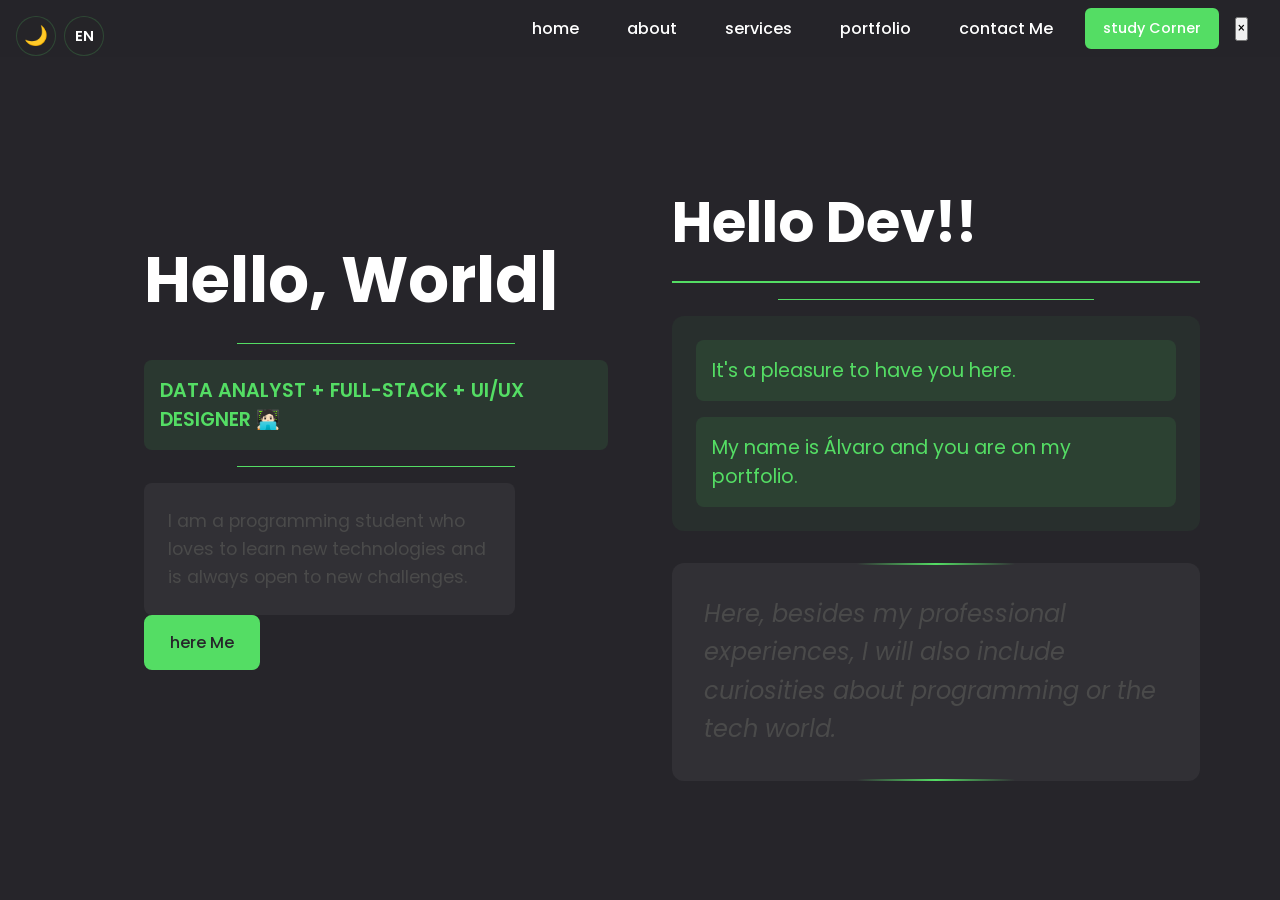
<file: index.html>
<!DOCTYPE html>
<html lang="pt-br">
<head>
    <meta charset="UTF-8">
    <meta name="viewport" content="width=device-width, initial-scale=1.0">
    <title>Portfólio - Álvaro</title>

    <link rel="icon" type="icon" href="./src/img/logo.png">
    
    <link rel="preconnect" href="https://fonts.googleapis.com">
    <link rel="preconnect" href="https://fonts.gstatic.com" crossorigin>
    <link href="https://fonts.googleapis.com/css2?family=Poppins:wght@400;500;600;700&display=swap" rel="stylesheet">
    
    <link rel="stylesheet" href="./src/styles/colors.css">
    <link rel="stylesheet" href="./src/styles/style.css">
    <link rel="stylesheet" href="./src/styles/menu.css">
    <link rel="stylesheet" href="src/styles/buttons.css">
</head>
<body>
    <!-- O menu será inserido aqui automaticamente -->
    <main>
        <section class="hero">
            <div class="hero-content">
                <h1 class="typing-text notranslate"></h1>
                <div class="content-divider"></div>
                <p class="role" data-translate="role">DATA ANALYST + FULL-STACK + UI/UX DESIGNER 🧑🏻‍💻</p>
                <div class="content-divider"></div>
                <p class="description" data-translate="description">
                    I am a programming student<br>
                    who loves to learn new technologies<br>
                    and is always open to new challenges.
                </p>
                <a href="./contact.html" class="cta-button" data-translate="hire-me">here Me</a>
            </div>
        </section>

        <section class="about-me">
            <div class="about-content">
                <h2 data-translate="hello-dev">Hello Dev!!</h2>
                <div class="content-divider"></div>
                <div class="text-container">
                    <p class="welcome-text" data-translate="welcome">It's a pleasure to have you here.</p>
                    <p class="portfolio-text" data-translate="portfolio-intro">My name is Álvaro and you are on my portfolio.</p>
                </div>
                <p class="quote" data-translate="portfolio-quote">"Here, besides my professional experiences,<br>
                I will also include curiosities about<br>
                programming or the tech world."</p>
            </div>
        </section>
    </main>

    <script src="./src/js/typing.js"></script>
    <script src="./src/js/includeMenu.js"></script>
    <script src="./src/js/translations/indexTranslations.js"></script>
</body>
</html>
</file>
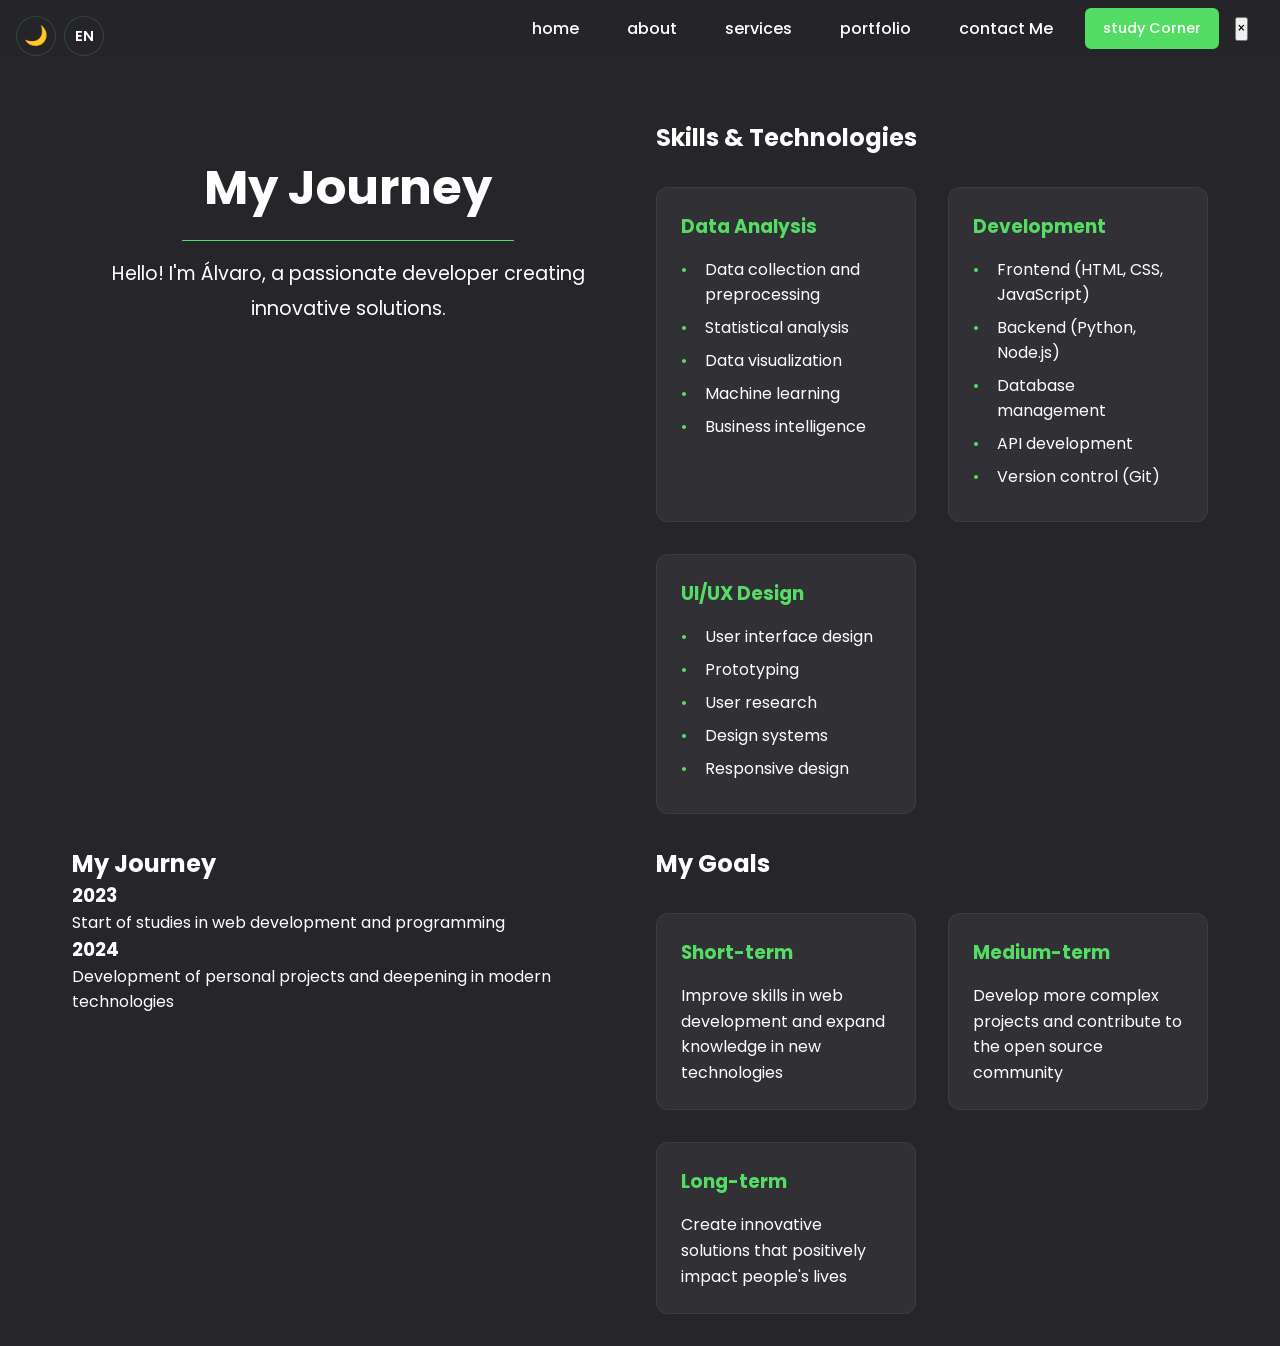
<file: about.html>
<!DOCTYPE html>
<html lang="pt-br">
<head>
    <meta charset="UTF-8">
    <meta name="viewport" content="width=device-width, initial-scale=1.0">
    <title>My Journey - Álvaro</title>

    <link rel="icon" type="icon" href="./src/img/logo.png">
    
    <link rel="preconnect" href="https://fonts.googleapis.com">
    <link rel="preconnect" href="https://fonts.gstatic.com" crossorigin>
    <link href="https://fonts.googleapis.com/css2?family=Poppins:wght@400;500;600;700&display=swap" rel="stylesheet">
    
    <link rel="stylesheet" href="./src/styles/colors.css">
    <link rel="stylesheet" href="./src/styles/style.css">
    <link rel="stylesheet" href="./src/styles/about.css">
    <link rel="stylesheet" href="./src/styles/menu.css">
    <link rel="stylesheet" href="src/styles/buttons.css">
</head>
<body>
    <!-- O menu será inserido aqui automaticamente -->
    <main class="about-main">
        <!-- Seção Introdução -->
        <section class="about-section intro">
            <h1 data-translate="journey-title">My Journey</h1>
            <div class="content-divider"></div>
            <p class="intro-text" data-translate="journey-intro">
                Hello! I'm Álvaro, a passionate developer creating innovative solutions.

                My programming journey began with curiosity about how things work,
                and today it has become a constant pursuit of learning and improvement.

            </p>
        </section>

        <!-- Seção Habilidades -->
        <section class="skills-section">
            <h2 data-translate="skills-title">Skills & Technologies</h2>
            <div class="skills-grid">
                <!-- Data Analysis Skills -->
                <div class="skill-card">
                    <h3 data-translate="data-skills-title">Data Analysis</h3>
                    <ul>
                        <li data-translate="data-skill-1">Data collection and preprocessing</li>
                        <li data-translate="data-skill-2">Statistical analysis</li>
                        <li data-translate="data-skill-3">Data visualization</li>
                        <li data-translate="data-skill-4">Machine learning</li>
                        <li data-translate="data-skill-5">Business intelligence</li>
                    </ul>
                </div>

                <!-- Development Skills -->
                <div class="skill-card">
                    <h3 data-translate="dev-skills-title">Development</h3>
                    <ul>
                        <li data-translate="dev-skill-1">Frontend (HTML, CSS, JavaScript)</li>
                        <li data-translate="dev-skill-2">Backend (Python, Node.js)</li>
                        <li data-translate="dev-skill-3">Database management</li>
                        <li data-translate="dev-skill-4">API development</li>
                        <li data-translate="dev-skill-5">Version control (Git)</li>
                    </ul>
                </div>

                <!-- Design Skills -->
                <div class="skill-card">
                    <h3 data-translate="design-skills-title">UI/UX Design</h3>
                    <ul>
                        <li data-translate="design-skill-1">User interface design</li>
                        <li data-translate="design-skill-2">Prototyping</li>
                        <li data-translate="design-skill-3">User research</li>
                        <li data-translate="design-skill-4">Design systems</li>
                        <li data-translate="design-skill-5">Responsive design</li>
                    </ul>
                </div>
            </div>
        </section>

        <!-- Seção Timeline -->
        <section class="timeline-section">
            <h2 data-translate="journey-title">My Journey</h2>
            <div class="timeline">
                <div class="timeline-item">
                    <h3 data-translate="timeline-2023">2023</h3>
                    <p data-translate="timeline-2023-desc">Start of studies in web development and programming</p>
                </div>
                <div class="timeline-item">
                    <h3 data-translate="timeline-2024">2024</h3>
                    <p data-translate="timeline-2024-desc">Development of personal projects and deepening in modern technologies</p>
                </div>
            </div>
        </section>

        <!-- Seção Objetivos -->
        <section class="goals-section">
            <h2 data-translate="goals-title">My Goals</h2>
            <div class="goals-grid">
                <div class="goal-card">
                    <h3 data-translate="short-term-title">Short-term</h3>
                    <p data-translate="short-term-desc">Improve skills in web development and expand knowledge in new technologies</p>
                </div>
                <div class="goal-card">
                    <h3 data-translate="medium-term-title">Medium-term</h3>
                    <p data-translate="medium-term-desc">Develop more complex projects and contribute to the open source community</p>
                </div>
                <div class="goal-card">
                    <h3 data-translate="long-term-title">Long-term</h3>
                    <p data-translate="long-term-desc">Create innovative solutions that positively impact people's lives</p>
                </div>
            </div>
        </section>
    </main>

    <script src="./src/js/includeMenu.js"></script>
    <script src="./src/js/translations/aboutTranslations.js"></script>
</body>
</html>
</file>
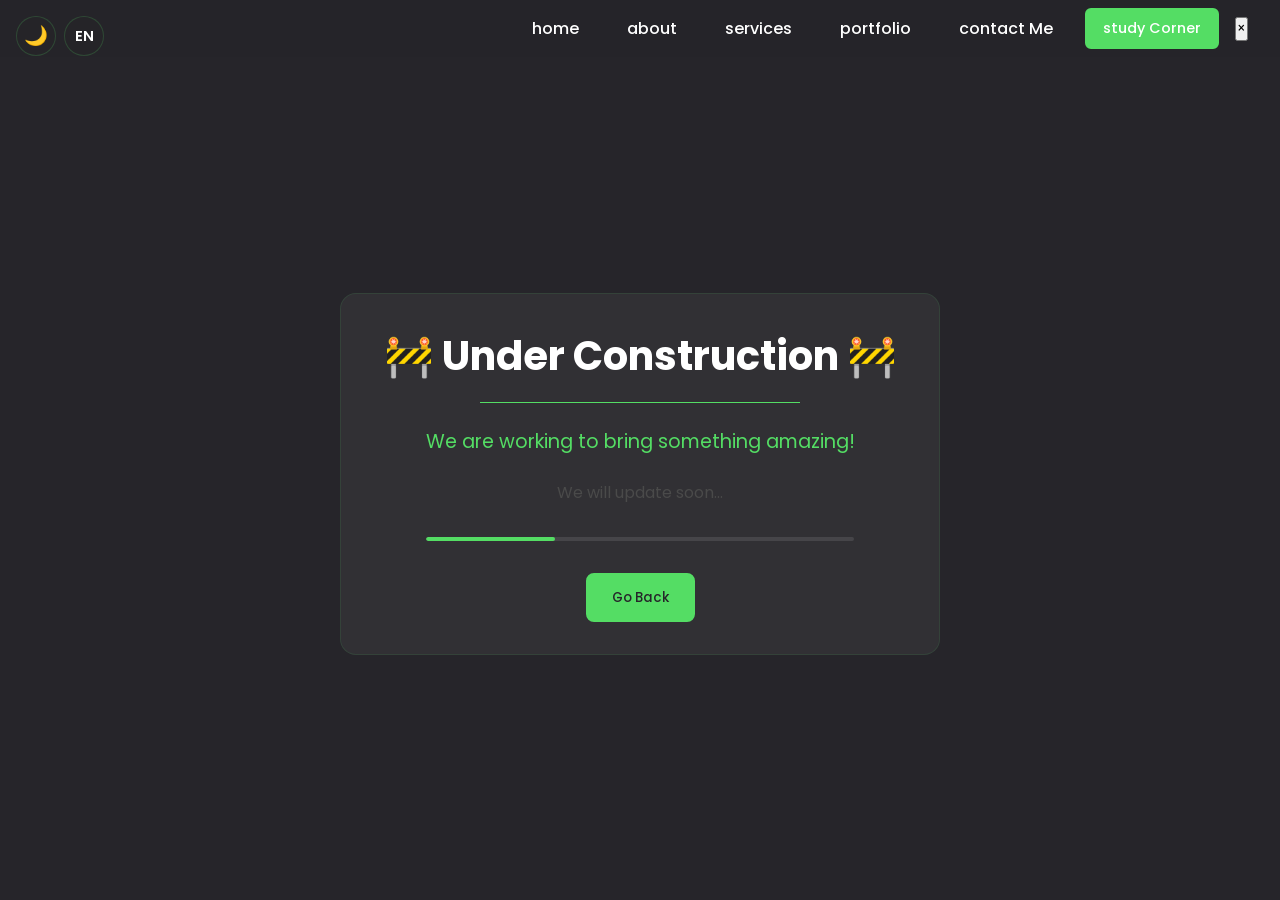
<file: construction.html>
<!DOCTYPE html>
<html lang="pt-br">
<head>
    <meta charset="UTF-8">
    <meta name="viewport" content="width=device-width, initial-scale=1.0">
    <title>Em Construção - Álvaro</title>

    <link rel="icon" type="icon" href="./src/img/logo.png">
    
    <link rel="preconnect" href="https://fonts.googleapis.com">
    <link rel="preconnect" href="https://fonts.gstatic.com" crossorigin>
    <link href="https://fonts.googleapis.com/css2?family=Poppins:wght@400;500;600;700&display=swap" rel="stylesheet">
    
    <link rel="stylesheet" href="./src/styles/colors.css">
    <link rel="stylesheet" href="./src/styles/style.css">
    <link rel="stylesheet" href="./src/styles/construction.css">
    <link rel="stylesheet" href="./src/styles/menu.css">
    <link rel="stylesheet" href="src/styles/buttons.css">
</head>
<body>
    <!-- O menu será inserido aqui automaticamente -->
    <main class="construction-main">
        <div class="construction-content">
            <h1 data-translate="construction-title">🚧 Under Construction 🚧</h1>
            <div class="content-divider"></div>
            <p class="construction-message" data-translate="construction-message">We are working to bring something amazing!</p>
            <p class="construction-subtitle" data-translate="construction-subtitle">We will update soon...</p>
            <div class="loading-bar">
                <div class="loading-progress"></div>
            </div>
            <button onclick="history.back()" class="back-home" data-translate="back-home">Go Back</button>
        </div>
    </main>


    <script src="./src/js/includeMenu.js"></script>
    <script src="./src/js/translations/constructionTranslations.js"></script>
</body>
</html>
</file>
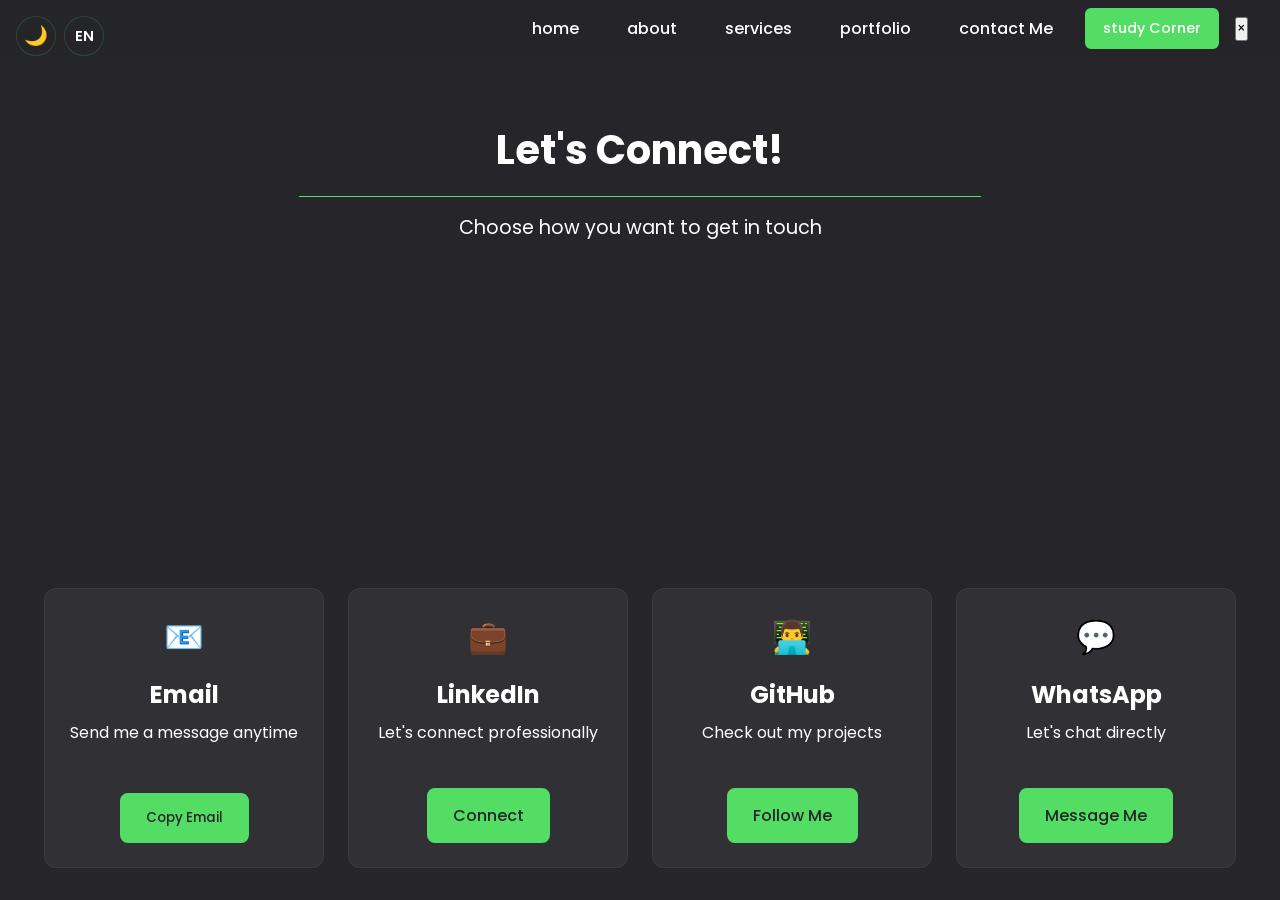
<file: contact.html>
<!DOCTYPE html>
<html lang="pt-br">
<head>
    <meta charset="UTF-8">
    <meta name="viewport" content="width=device-width, initial-scale=1.0">
    <title>Contact - Álvaro</title>

    <link rel="icon" type="icon" href="./src/img/logo.png">
    
    <link rel="preconnect" href="https://fonts.googleapis.com">
    <link rel="preconnect" href="https://fonts.gstatic.com" crossorigin>
    <link href="https://fonts.googleapis.com/css2?family=Poppins:wght@400;500;600;700&display=swap" rel="stylesheet">
    
    <link rel="stylesheet" href="./src/styles/colors.css">
    <link rel="stylesheet" href="./src/styles/style.css">
    <link rel="stylesheet" href="./src/styles/contact.css">
    <link rel="stylesheet" href="./src/styles/menu.css">
    <link rel="stylesheet" href="src/styles/buttons.css">
</head>
<body>
    <main class="contact-main">
        <section class="contact-hero">
            <h1 data-translate="contact-title">Let's Connect!</h1>
            <div class="content-divider"></div>
            <p class="contact-subtitle" data-translate="contact-subtitle">Choose how you want to get in touch</p>
        </section>

        <section class="contact-options">
            <div class="contact-card">
                <span class="card-emoji">📧</span>
                <h2>Email</h2>
                <p data-translate="email-desc">Send me a message anytime</p>
                <button onclick="copyEmail()" class="contact-button email-button" data-translate="email-button">Email Me</button>
            </div>

            <div class="contact-card">
                <span class="card-emoji">💼</span>
                <h2>LinkedIn</h2>
                <p data-translate="linkedin-desc">Let's connect professionally</p>
                <a href="https://www.linkedin.com/in/by-dev-sam/" target="_blank" class="contact-button" data-translate="linkedin-button">Connect</a>
            </div>

            <div class="contact-card">
                <span class="card-emoji">👨‍💻</span>
                <h2>GitHub</h2>
                <p data-translate="github-desc">Check out my projects</p>
                <a href="https://github.com/proAlvaroSam" target="_blank" class="contact-button" data-translate="github-button">Follow Me</a>
            </div>

            <div class="contact-card">
                <span class="card-emoji">💬</span>
                <h2>WhatsApp</h2>
                <p data-translate="whatsapp-desc">Let's chat directly</p>
                <a href="https://wa.me/5582998358859" target="_blank" class="contact-button" data-translate="whatsapp-button">Message Me</a>
            </div>
        </section>
    </main>

    <script src="./src/js/includeMenu.js"></script>
    <script src="./src/js/translations/contactTranslations.js"></script>
    <script src="./src/js/copyEmail.js"></script>
</body>
</html>
</file>
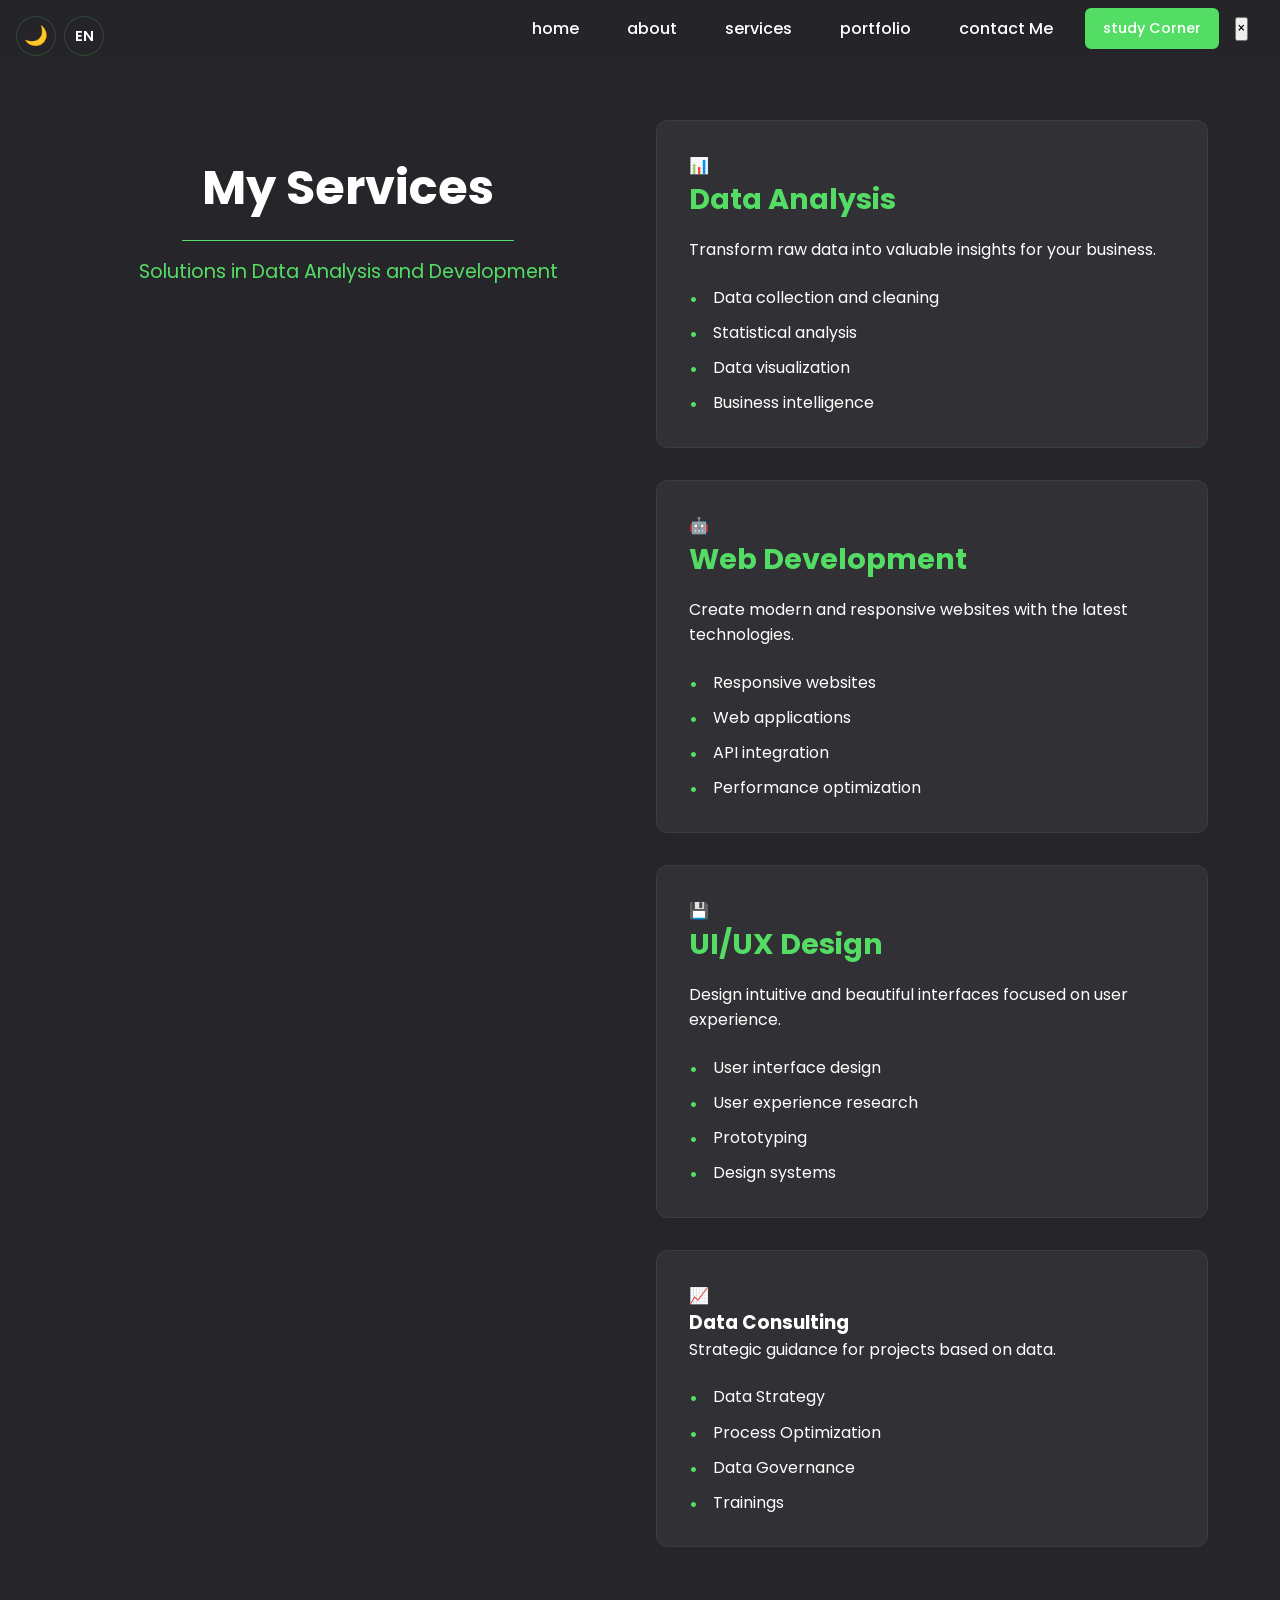
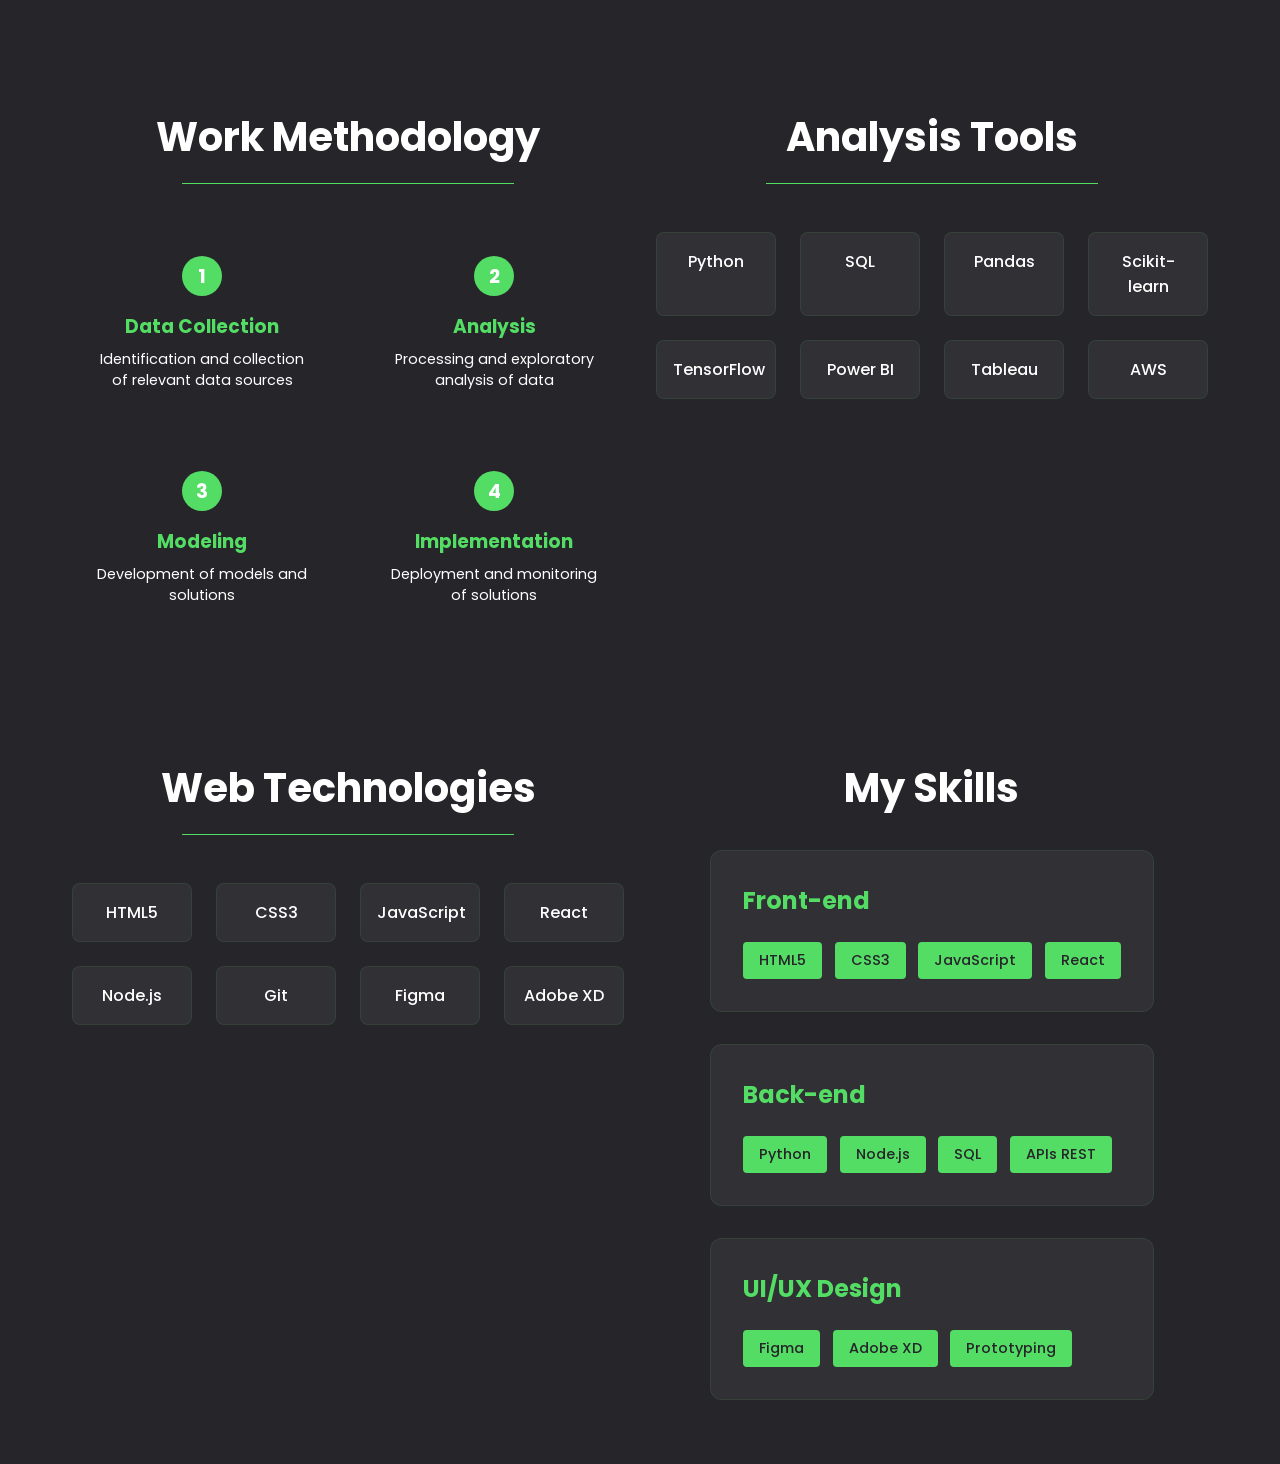
<file: services.html>
<!DOCTYPE html>
<html lang="pt-br">
<head>
    <meta charset="UTF-8">
    <meta name="viewport" content="width=device-width, initial-scale=1.0">
    <title>My Services - Álvaro</title>

    <link rel="icon" type="icon" href="./src/img/logo.png">

    <link rel="preconnect" href="https://fonts.googleapis.com">
    <link rel="preconnect" href="https://fonts.gstatic.com" crossorigin>
    <link href="https://fonts.googleapis.com/css2?family=Poppins:wght@400;500;600;700&display=swap" rel="stylesheet">
    
    <link rel="stylesheet" href="./src/styles/colors.css">
    <link rel="stylesheet" href="./src/styles/style.css">
    <link rel="stylesheet" href="./src/styles/menu.css">
    <link rel="stylesheet" href="./src/styles/services.css">
    <link rel="stylesheet" href="src/styles/buttons.css">
</head>
<body>
    <!-- O menu será inserido aqui automaticamente -->

    <main class="services-main">
        <section class="services-hero">
            <h1 data-translate="services-title">My Services</h1>
            <div class="content-divider"></div>
            <p class="services-subtitle" data-translate="services-subtitle">Solutions in Data Analysis and Development</p>
        </section>


        <section class="services-grid">
            <div class="service-card">
                <div class="service-icon">📊</div>
                <h2 data-translate="analysis-title">Data Analysis</h2>
                <p data-translate="analysis-desc">Transform raw data into valuable insights for your business.</p>
                <ul>
                    <li data-translate="analysis-list-1">Data collection and cleaning</li>
                    <li data-translate="analysis-list-2">Statistical analysis</li>
                    <li data-translate="analysis-list-3">Data visualization</li>
                    <li data-translate="analysis-list-4">Business intelligence</li>
                </ul>

            </div>

            <div class="service-card">
                <div class="service-icon">🤖</div>
                <h2 data-translate="dev-title">Web Development</h2>
                <p data-translate="dev-desc">Create modern and responsive websites with the latest technologies.</p>
                <ul>
                    <li data-translate="dev-list-1">Responsive websites</li>
                    <li data-translate="dev-list-2">Web applications</li>
                    <li data-translate="dev-list-3">API integration</li>
                    <li data-translate="dev-list-4">Performance optimization</li>
                </ul>
            </div>


            <div class="service-card">
                <div class="service-icon">💾</div>
                <h2 data-translate="design-title">UI/UX Design</h2>
                <p data-translate="design-desc">Design intuitive and beautiful interfaces focused on user experience.</p>
                <ul>
                    <li data-translate="design-list-1">User interface design</li>
                    <li data-translate="design-list-2">User experience research</li>
                    <li data-translate="design-list-3">Prototyping</li>
                    <li data-translate="design-list-4">Design systems</li>
                </ul>
            </div>


            <div class="service-card">
                <div class="service-icon">📈</div>
                <h3>Data Consulting</h3>
                <p>Strategic guidance for projects based on data.</p>
                <ul class="service-features">
                    <li>Data Strategy</li>
                    <li>Process Optimization</li>
                    <li>Data Governance</li>
                    <li>Trainings</li>
                </ul>
            </div>

        </section>

        <section class="process-section">
            <h2 data-translate="methodology-title">Work Methodology</h2>
            <div class="content-divider"></div>
            <div class="process-steps">
                <div class="process-step">
                    <div class="step-number">1</div>
                    <h3 data-translate="data-collection">Data Collection</h3>
                    <p data-translate="data-collection-desc">Identification and collection of relevant data sources</p>
                </div>
                <div class="process-step">
                    <div class="step-number">2</div>
                    <h3 data-translate="analysis">Analysis</h3>
                    <p data-translate="analysis-process">Processing and exploratory analysis of data</p>
                </div>
                <div class="process-step">
                    <div class="step-number">3</div>
                    <h3 data-translate="modeling">Modeling</h3>
                    <p data-translate="modeling-desc">Development of models and solutions</p>

                </div>
                <div class="process-step">
                    <div class="step-number">4</div>
                    <h3 data-translate="implementation">Implementation</h3>
                    <p data-translate="implementation-desc">Deployment and monitoring of solutions</p>
                </div>
            </div>

        </section>

        <section class="tools-section">
            <h2 data-translate="tools-title">Analysis Tools</h2>
            <div class="content-divider"></div>
            <div class="tools-grid">

                <div class="tool-card">Python</div>
                <div class="tool-card">SQL</div>
                <div class="tool-card">Pandas</div>
                <div class="tool-card">Scikit-learn</div>
                <div class="tool-card">TensorFlow</div>
                <div class="tool-card">Power BI</div>
                <div class="tool-card">Tableau</div>
                <div class="tool-card">AWS</div>
            </div>
        </section>

        <section class="tools-section dev-tools">
            <h2>Web Technologies</h2>
            <div class="content-divider"></div>
            <div class="tools-grid">

                <div class="tool-card">HTML5</div>
                <div class="tool-card">CSS3</div>
                <div class="tool-card">JavaScript</div>
                <div class="tool-card">React</div>
                <div class="tool-card">Node.js</div>
                <div class="tool-card">Git</div>
                <div class="tool-card">Figma</div>
                <div class="tool-card">Adobe XD</div>
            </div>
        </section>

        <section class="skills-section">
            <h2>My Skills</h2>
            <div class="skills-grid">
                <div class="skills-card">
                    <h3>Front-end</h3>
                    <div class="skills-tags">
                        <span class="skill-tag">HTML5</span>
                        <span class="skill-tag">CSS3</span>
                        <span class="skill-tag">JavaScript</span>
                        <span class="skill-tag">React</span>
                    </div>
                </div>

                <div class="skills-card">
                    <h3>Back-end</h3>
                    <div class="skills-tags">
                        <span class="skill-tag">Python</span>
                        <span class="skill-tag">Node.js</span>
                        <span class="skill-tag">SQL</span>
                        <span class="skill-tag">APIs REST</span>
                    </div>
                </div>

                <div class="skills-card">
                    <h3>UI/UX Design</h3>
                    <div class="skills-tags">
                        <span class="skill-tag">Figma</span>
                        <span class="skill-tag">Adobe XD</span>
                        <span class="skill-tag">Prototyping</span>
                    </div>
                </div>
            </div>
        </section>
    </main>

    <script src="./src/js/includeMenu.js"></script>
    <script src="./src/js/translations/servicesTranslations.js"></script>
</body>
</html>
</file>
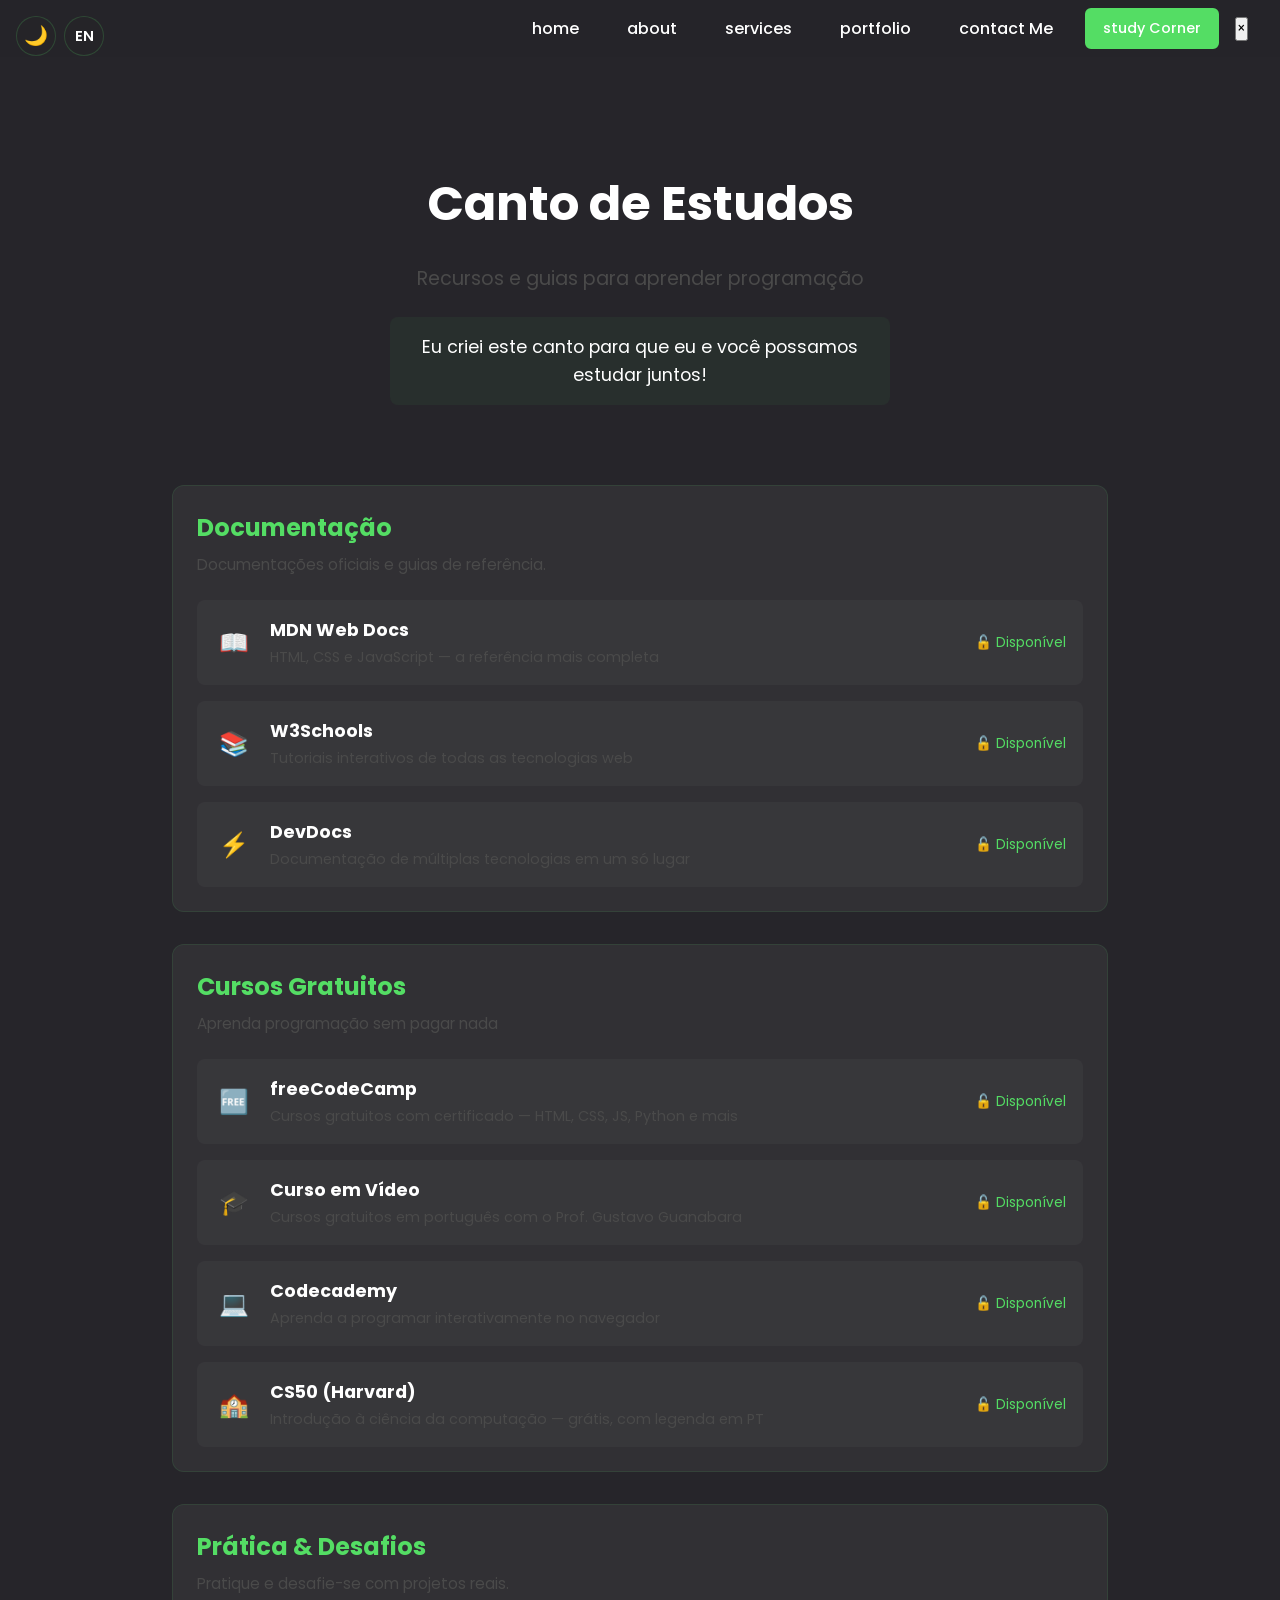
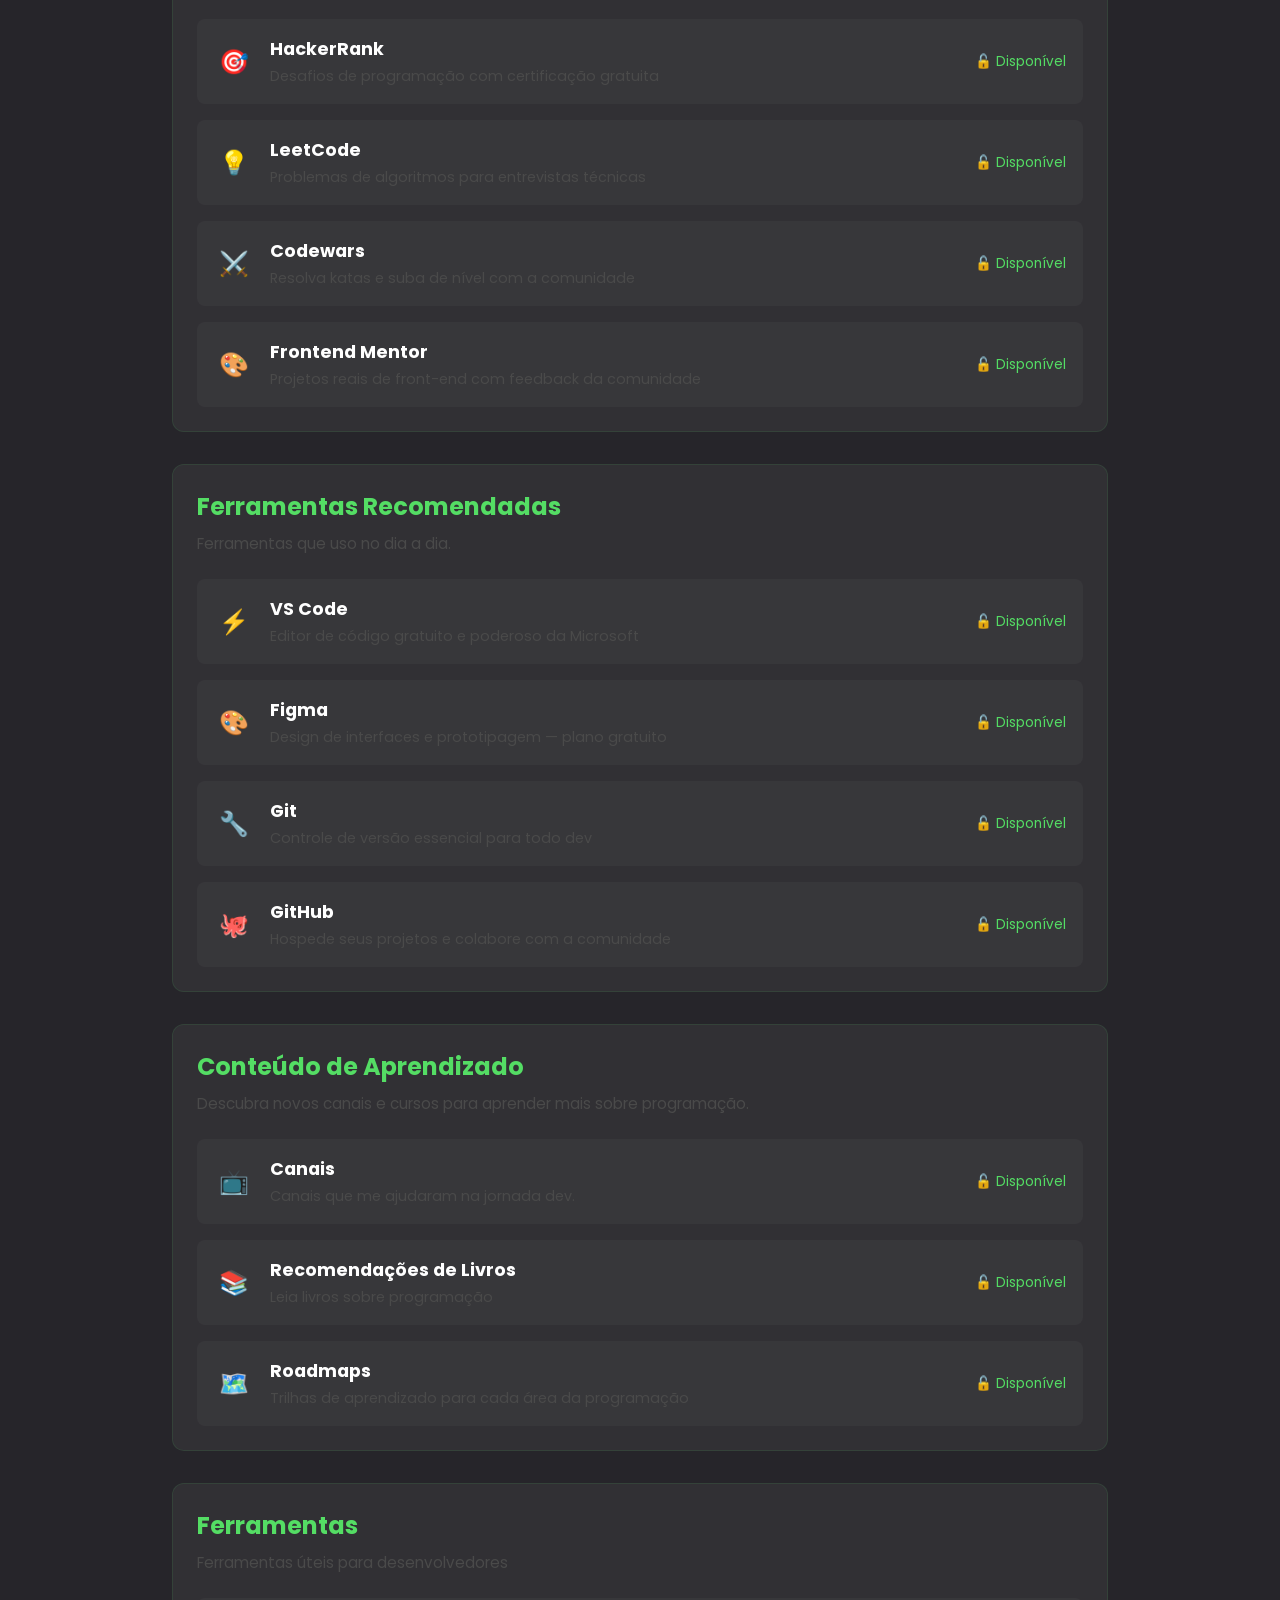
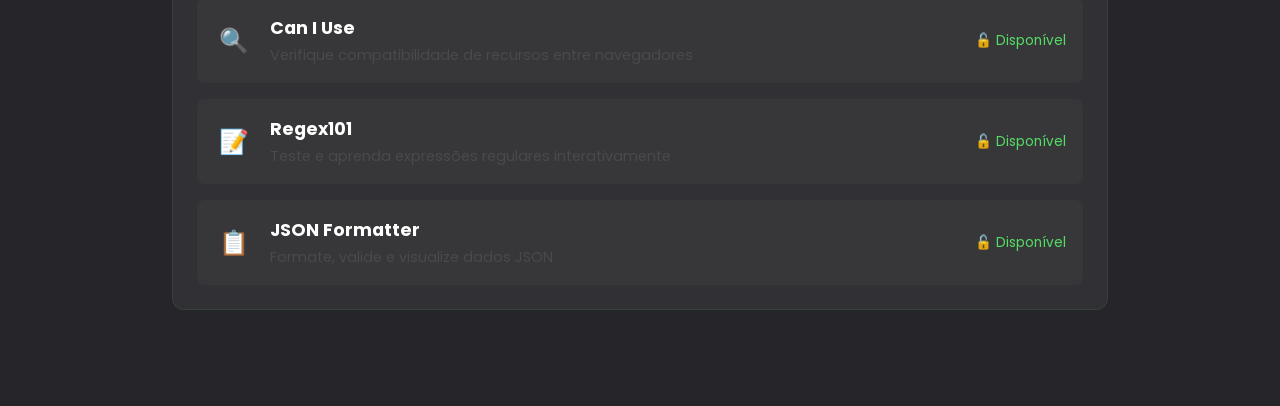
<file: study-corner.html>
<!DOCTYPE html>
<html lang="pt-br">
<head>
    <meta charset="UTF-8">
    <meta name="viewport" content="width=device-width, initial-scale=1.0">
    <title>Study Corner - Álvaro</title>

    <link rel="icon" type="icon" href="./src/img/logo.png">

    <link rel="preconnect" href="https://fonts.googleapis.com">
    <link rel="preconnect" href="https://fonts.gstatic.com" crossorigin>
    <link href="https://fonts.googleapis.com/css2?family=Poppins:wght@400;500;600;700&display=swap" rel="stylesheet">

    <link rel="stylesheet" href="./src/styles/colors.css">
    <link rel="stylesheet" href="./src/styles/style.css">
    <link rel="stylesheet" href="./src/styles/menu.css">
    <link rel="stylesheet" href="./src/styles/buttons.css">
    <link rel="stylesheet" href="./src/styles/study-corner.css">
</head>
<body>
    <main class="study-main">
        <header class="study-corner-header">
            <h1 data-translate="study-corner-title">Canto de Estudos</h1>
            <p class="subtitle" data-translate="study-corner-subtitle">Recursos e guias para aprender programação</p>
            <p class="description" data-translate="study-corner-description">Eu criei este canto para que eu e você possamos estudar juntos!</p>
        </header>

        <div class="content-wrapper">
            <!-- Documentação -->
            <section class="study-categories">
                <div class="category-card">
                    <h2 data-translate="documentation">Documentação</h2>
                    <p class="category-description" data-translate="documentation-desc">Documentações oficiais e guias de referência.</p>
                    <div class="category-items">
                        <a href="https://developer.mozilla.org/pt-BR/" target="_blank" rel="noopener" class="item">
                            <div class="item-icon">📖</div>
                            <div class="item-info">
                                <h3>MDN Web Docs</h3>
                                <p>HTML, CSS e JavaScript — a referência mais completa</p>
                            </div>
                            <span class="item-status available">🔓 Disponível</span>
                        </a>
                        <a href="https://www.w3schools.com/" target="_blank" rel="noopener" class="item">
                            <div class="item-icon">📚</div>
                            <div class="item-info">
                                <h3>W3Schools</h3>
                                <p>Tutoriais interativos de todas as tecnologias web</p>
                            </div>
                            <span class="item-status available">🔓 Disponível</span>
                        </a>
                        <a href="https://devdocs.io/" target="_blank" rel="noopener" class="item">
                            <div class="item-icon">⚡</div>
                            <div class="item-info">
                                <h3>DevDocs</h3>
                                <p>Documentação de múltiplas tecnologias em um só lugar</p>
                            </div>
                            <span class="item-status available">🔓 Disponível</span>
                        </a>
                    </div>
                </div>

                <!-- Cursos Gratuitos -->
                <div class="category-card">
                    <h2 data-translate="free-courses">Cursos Gratuitos</h2>
                    <p class="category-description" data-translate="free-courses-desc">Aprenda programação sem pagar nada.</p>
                    <div class="category-items">
                        <a href="https://www.freecodecamp.org/" target="_blank" rel="noopener" class="item">
                            <div class="item-icon">🆓</div>
                            <div class="item-info">
                                <h3>freeCodeCamp</h3>
                                <p>Cursos gratuitos com certificado — HTML, CSS, JS, Python e mais</p>
                            </div>
                            <span class="item-status available">🔓 Disponível</span>
                        </a>
                        <a href="https://www.cursoemvideo.com/" target="_blank" rel="noopener" class="item">
                            <div class="item-icon">🎓</div>
                            <div class="item-info">
                                <h3>Curso em Vídeo</h3>
                                <p>Cursos gratuitos em português com o Prof. Gustavo Guanabara</p>
                            </div>
                            <span class="item-status available">🔓 Disponível</span>
                        </a>
                        <a href="https://www.codecademy.com/" target="_blank" rel="noopener" class="item">
                            <div class="item-icon">💻</div>
                            <div class="item-info">
                                <h3>Codecademy</h3>
                                <p>Aprenda a programar interativamente no navegador</p>
                            </div>
                            <span class="item-status available">🔓 Disponível</span>
                        </a>
                        <a href="https://cs50.harvard.edu/x/" target="_blank" rel="noopener" class="item">
                            <div class="item-icon">🏫</div>
                            <div class="item-info">
                                <h3>CS50 (Harvard)</h3>
                                <p>Introdução à ciência da computação — grátis, com legenda em PT</p>
                            </div>
                            <span class="item-status available">🔓 Disponível</span>
                        </a>
                    </div>
                </div>

                <!-- Prática & Desafios -->
                <div class="category-card">
                    <h2 data-translate="practice-challenges">Prática & Desafios</h2>
                    <p class="category-description" data-translate="practice-challenges-desc">Pratique e desafie-se com projetos reais.</p>
                    <div class="category-items">
                        <a href="https://www.hackerrank.com/" target="_blank" rel="noopener" class="item">
                            <div class="item-icon">🎯</div>
                            <div class="item-info">
                                <h3>HackerRank</h3>
                                <p>Desafios de programação com certificação gratuita</p>
                            </div>
                            <span class="item-status available">🔓 Disponível</span>
                        </a>
                        <a href="https://leetcode.com/" target="_blank" rel="noopener" class="item">
                            <div class="item-icon">💡</div>
                            <div class="item-info">
                                <h3>LeetCode</h3>
                                <p>Problemas de algoritmos para entrevistas técnicas</p>
                            </div>
                            <span class="item-status available">🔓 Disponível</span>
                        </a>
                        <a href="https://www.codewars.com/" target="_blank" rel="noopener" class="item">
                            <div class="item-icon">⚔️</div>
                            <div class="item-info">
                                <h3>Codewars</h3>
                                <p>Resolva katas e suba de nível com a comunidade</p>
                            </div>
                            <span class="item-status available">🔓 Disponível</span>
                        </a>
                        <a href="https://www.frontendmentor.io/" target="_blank" rel="noopener" class="item">
                            <div class="item-icon">🎨</div>
                            <div class="item-info">
                                <h3>Frontend Mentor</h3>
                                <p>Projetos reais de front-end com feedback da comunidade</p>
                            </div>
                            <span class="item-status available">🔓 Disponível</span>
                        </a>
                    </div>
                </div>

                <!-- Ferramentas Recomendadas -->
                <div class="category-card">
                    <h2 data-translate="recommended-tools">Ferramentas Recomendadas</h2>
                    <p class="category-description" data-translate="recommended-tools-desc">Ferramentas que uso no dia a dia.</p>
                    <div class="category-items">
                        <a href="https://code.visualstudio.com/" target="_blank" rel="noopener" class="item">
                            <div class="item-icon">⚡</div>
                            <div class="item-info">
                                <h3>VS Code</h3>
                                <p>Editor de código gratuito e poderoso da Microsoft</p>
                            </div>
                            <span class="item-status available">🔓 Disponível</span>
                        </a>
                        <a href="https://www.figma.com/" target="_blank" rel="noopener" class="item">
                            <div class="item-icon">🎨</div>
                            <div class="item-info">
                                <h3>Figma</h3>
                                <p>Design de interfaces e prototipagem — plano gratuito</p>
                            </div>
                            <span class="item-status available">🔓 Disponível</span>
                        </a>
                        <a href="https://git-scm.com/" target="_blank" rel="noopener" class="item">
                            <div class="item-icon">🔧</div>
                            <div class="item-info">
                                <h3>Git</h3>
                                <p>Controle de versão essencial para todo dev</p>
                            </div>
                            <span class="item-status available">🔓 Disponível</span>
                        </a>
                        <a href="https://github.com/" target="_blank" rel="noopener" class="item">
                            <div class="item-icon">🐙</div>
                            <div class="item-info">
                                <h3>GitHub</h3>
                                <p>Hospede seus projetos e colabore com a comunidade</p>
                            </div>
                            <span class="item-status available">🔓 Disponível</span>
                        </a>
                    </div>
                </div>

                <!-- Conteúdo de Aprendizado -->
                <div class="category-card">
                    <h2 data-translate="learning-content">Conteúdo de Aprendizado</h2>
                    <p class="category-description" data-translate="learning-content-desc">Descubra novos canais e cursos para aprender mais sobre programação.</p>
                    <div class="category-items">
                        <a href="youtube-channels.html" class="item">
                            <div class="item-icon">📺</div>
                            <div class="item-info">
                                <h3 data-translate="channels">Canais</h3>
                                <p data-translate="channels-description">Canais que me ajudaram na jornada dev.</p>
                            </div>
                            <span class="item-status available">🔓 Disponível</span>
                        </a>
                        <a href="https://github.com/EbookFoundation/free-programming-books" target="_blank" rel="noopener" class="item">
                            <div class="item-icon">📚</div>
                            <div class="item-info">
                                <h3 data-translate="book-recommendations">Recomendações de Livros</h3>
                                <p data-translate="book-recommendations-desc">Livros gratuitos de programação em vários idiomas</p>
                            </div>
                            <span class="item-status available">🔓 Disponível</span>
                        </a>
                        <a href="https://roadmap.sh/" target="_blank" rel="noopener" class="item">
                            <div class="item-icon">🗺️</div>
                            <div class="item-info">
                                <h3>Roadmaps</h3>
                                <p>Trilhas de aprendizado para cada área da programação</p>
                            </div>
                            <span class="item-status available">🔓 Disponível</span>
                        </a>
                    </div>
                </div>

                <!-- Ferramentas -->
                <div class="category-card">
                    <h2 data-translate="tools">Ferramentas</h2>
                    <p class="category-description" data-translate="tools-desc">Ferramentas úteis para desenvolvedores.</p>
                    <div class="category-items">
                        <a href="https://caniuse.com/" target="_blank" rel="noopener" class="item">
                            <div class="item-icon">🔍</div>
                            <div class="item-info">
                                <h3>Can I Use</h3>
                                <p>Verifique compatibilidade de recursos entre navegadores</p>
                            </div>
                            <span class="item-status available">🔓 Disponível</span>
                        </a>
                        <a href="https://regex101.com/" target="_blank" rel="noopener" class="item">
                            <div class="item-icon">📝</div>
                            <div class="item-info">
                                <h3>Regex101</h3>
                                <p>Teste e aprenda expressões regulares interativamente</p>
                            </div>
                            <span class="item-status available">🔓 Disponível</span>
                        </a>
                        <a href="https://jsonformatter.org/" target="_blank" rel="noopener" class="item">
                            <div class="item-icon">📋</div>
                            <div class="item-info">
                                <h3>JSON Formatter</h3>
                                <p>Formate, valide e visualize dados JSON</p>
                            </div>
                            <span class="item-status available">🔓 Disponível</span>
                        </a>
                    </div>
                </div>
            </section>
        </div>
    </main>

    <script src="./src/js/translations/translations.js"></script>
    <script src="./src/js/includeMenu.js"></script>
</body>
</html>
</file>
<file: src/styles/colors.css>
:root {
    --white: #ffffff;
    --dark-bg: #26252a;
    --primary-green: #54dd64;
    --gray-light: #4a4a4a;
}

/* Tema escuro (padrão) */
[data-theme='dark'] {
    --background: #26252a;
    --text-color: #ffffff;
    --menu-bg: rgba(38, 37, 42, 0.9);
    --menu-text: #ffffff;
    --menu-border: rgba(84, 221, 100, 0.2);
    --card-bg: rgba(255, 255, 255, 0.05);
    --card-border: rgba(84, 221, 100, 0.1);
}

/* Tema claro */
[data-theme='light'] {
    --background: #ffffff;
    --text-color: #26252a;
    --menu-bg: rgba(255, 255, 255, 0.9);
    --menu-text: #26252a;
    --menu-border: rgba(84, 221, 100, 0.2);
    --card-bg: rgba(38, 37, 42, 0.05);
    --card-border: rgba(84, 221, 100, 0.3);
}

body {
    background-color: var(--background);
    color: var(--text-color);
}

/* Textos e títulos */
h1, h2, h3, p, span {
    color: var(--text-color);
}

.typing-text,
.role,
.description,
.welcome-text,
.portfolio-text,
.quote {
    color: var(--text-color);
}

/* Cards */
.skill-card,
.skills-card {
    background-color: var(--card-bg);
    border: 1px solid var(--card-border);
}

.skills-card h3,
.skill-card h3 {
    color: var(--primary-green);
}

.skill-tag {
    background-color: var(--primary-green);
    color: var(--dark-bg);
}

/* Menu */
.navbar {
    background-color: var(--menu-bg);
}

.navbar ul li a {
    color: var(--menu-text);
}

.theme-toggle,
.language-toggle {
    background: var(--menu-bg);
    border-color: var(--menu-border);
}

.theme-icon,
.lang-icon {
    color: var(--menu-text);
}

/* Divider */
.content-divider {
    background-color: var(--primary-green);
}
</file>
<file: src/styles/style.css>
* {
    margin: 0;
    padding: 0;
    box-sizing: border-box;
    font-family: 'Poppins', sans-serif;
}

body {
    font-family: 'Poppins', sans-serif;
    background-color: var(--background);
    color: var(--text-color);
    min-height: 100vh;
    overflow-x: hidden;
}

/* Layout principal */
main {
    min-height: 100vh;
    display: flex;
    align-items: flex-start;
    justify-content: space-between;
    padding: 6rem 4rem 4rem;
}

/* Hero Section */
.hero {
    width: 100%;
    min-width: 300px;
    padding: 1rem;
    display: flex;
    flex-direction: column;
    gap: 1.5rem;
}

.hero-content {
    padding: 0;
    margin: 0;
}

.hero h1 {
    margin-top: 0;
    font-size: clamp(2rem, 5vw, 3.5rem);
}

.content-divider {
    width: 60%;
    height: 1px;
    background-color: var(--primary-green);
    margin: 1rem auto;
}

.role {
    color: var(--primary-green);
    font-weight: 600;
    font-size: 1.2rem;
    padding: 1rem;
    background: rgba(84, 221, 100, 0.1);
    border-radius: 8px;
}

.description {
    color: var(--gray-light);
    line-height: 1.8;
    font-size: 1.1rem;
    padding: 1.5rem;
    background: rgba(255, 255, 255, 0.05);
    border-radius: 8px;
}

/* Botões */
.cta-button,
.back-home {
    background-color: var(--primary-green);
    color: var(--dark-bg);
    padding: 0.8rem 1.5rem;
    border-radius: 8px;
    text-decoration: none;
    transition: all 0.3s ease;
    border: 2px solid var(--primary-green);
    font-weight: 500;
    display: inline-block;
}

.cta-button:hover,
.back-home:hover {
    background-color: transparent;
    color: var(--primary-green);
    border-color: var(--primary-green);
    transform: translateY(-2px);
}

/* Animações */
.fade-in {
    animation: fadeIn 1s ease-in;
}

@keyframes fadeIn {
    from { opacity: 0; transform: translateY(20px); }
    to { opacity: 1; transform: translateY(0); }
}

@keyframes fadeInUp {
    from { opacity: 0; transform: translateY(20px); }
    to { opacity: 1; transform: translateY(0); }
}

/* Typing animation */
.typing-text {
    white-space: pre-line;
}

.typing-text::after {
    content: '|';
    animation: blink 1s infinite;
}

@keyframes blink {
    50% { opacity: 0; }
}

/* About Me Section */
.about-me {
    width: 100%;
    min-width: 300px;
    padding: 1rem;
    display: flex;
    flex-direction: column;
    gap: 1.5rem;
}

.about-content {
    padding: 0;
    margin: 0;
}

.about-content h2 {
    font-size: 3.5rem;
    color: var(--text-color);
    border-bottom: 2px solid var(--primary-green);
    padding-bottom: 1rem;
}

.text-container {
    display: flex;
    flex-direction: column;
    gap: 1rem;
    padding: 1.5rem;
    background: rgba(84, 221, 100, 0.05);
    border-radius: 12px;
    margin: 1rem 0;
}

.welcome-text,
.portfolio-text {
    color: var(--primary-green);
    font-size: 1.2rem;
    padding: 1rem;
    background: rgba(84, 221, 100, 0.1);
    border-radius: 8px;
    transition: transform 0.3s ease;
}

.welcome-text:hover,
.portfolio-text:hover {
    transform: translateY(-2px);
    background: rgba(84, 221, 100, 0.2);
}

.quote {
    color: var(--gray-light);
    font-size: 1.5rem;
    line-height: 1.6;
    font-style: italic;
    padding: 2rem;
    background: rgba(255, 255, 255, 0.05);
    border-radius: 12px;
    position: relative;
    margin: 2rem 0;
}

.quote::before,
.quote::after {
    content: '';
    position: absolute;
    height: 2px;
    width: 30%;
    background: linear-gradient(to right, transparent, var(--primary-green), transparent);
}

.quote::before { top: 0; left: 35%; }
.quote::after { bottom: 0; left: 35%; }

/* Links */
a {
    transition: all 0.3s ease;
}

a:hover {
    color: var(--primary-green);
}

/* Desktop */
@media (min-width: 769px) {
    main {
        display: grid;
        grid-template-columns: 1fr 1fr;
        gap: 2rem;
        padding: 80px 4rem 2rem;
    }

    .hero {
        padding-top: 120px;
    }

    .hero-content {
        padding-left: 4rem;
        animation: fadeInUp 0.8s ease-out;
    }

    .hero h1 {
        font-size: 4rem;
        margin-top: 2rem;
    }

    .about-me {
        padding-top: 100px;
    }

    .description {
        font-size: 1.1rem;
        max-width: 80%;
        line-height: 1.6;
    }

    .hero-content,
    .about-content {
        position: relative;
        z-index: 2;
    }
}

/* Tablet */
@media (max-width: 1024px) {
    main {
        flex-direction: column;
        padding: 4rem 2rem 2rem;
        gap: 2rem;
    }

    .hero,
    .about-me {
        width: 100%;
        align-items: center;
        text-align: center;
    }
}

/* Mobile */
@media (max-width: 768px) {
    main {
        padding: 4rem 1rem 2rem;
    }

    .hero h1 {
        font-size: 2.5rem;
        text-align: center;
    }

    .about-content h2 {
        font-size: 2.2rem;
        text-align: center;
        margin-top: 2rem;
    }

    .role {
        font-size: 1rem;
        padding: 0.8rem;
    }

    .description {
        font-size: 1rem;
        padding: 1.2rem;
        line-height: 1.6;
    }

    .text-container {
        padding: 1rem;
    }

    .welcome-text,
    .portfolio-text {
        font-size: 1rem;
        padding: 0.8rem;
    }

    .quote {
        font-size: 1.1rem;
        padding: 1.5rem;
    }

    .content-divider {
        width: 80%;
    }

    .cta-button {
        padding: 0.8rem 1.5rem;
        font-size: 1rem;
    }

    .hero-content,
    .about-content {
        opacity: 0;
        animation: fadeInUp 0.8s ease forwards;
    }

    .hero-content { animation-delay: 0.2s; }
    .about-content { animation-delay: 0.4s; }

    .welcome-text:active,
    .portfolio-text:active,
    .cta-button:active {
        transform: scale(0.98);
    }
}
</file>
<file: src/styles/menu.css>
/* Navbar */
.navbar {
    padding: 0.5rem 2rem;
    position: fixed;
    width: 100%;
    z-index: 1000;
    background-color: var(--menu-bg);
    backdrop-filter: blur(10px);
    -webkit-backdrop-filter: blur(10px);
}

.navbar ul {
    display: flex;
    align-items: center;
    justify-content: flex-end;
    list-style: none;
    gap: 1rem;
    margin: 0;
    padding: 0;
}

.navbar a {
    color: var(--menu-text);
    text-decoration: none;
    font-weight: 500;
    transition: color 0.3s;
    padding: 0.5rem 1rem;
}

.navbar a:hover {
    color: var(--primary-green);
}

/* Hamburger */
.menu-toggle {
    display: none;
}

/* Toggle buttons */
.toggle-buttons {
    position: fixed;
    left: 1rem;
    top: 1rem;
    display: flex;
    gap: 0.5rem;
    z-index: 1001;
}

.theme-toggle,
.language-toggle {
    background: var(--menu-bg);
    border: 1px solid var(--menu-border);
    border-radius: 50%;
    width: 40px;
    height: 40px;
    display: flex;
    align-items: center;
    justify-content: center;
    cursor: pointer;
    transition: all 0.3s ease;
    padding: 0;
}

.theme-toggle:hover,
.language-toggle:hover {
    background: var(--primary-green);
    transform: translateY(-2px);
}

.theme-toggle:hover .theme-icon,
.language-toggle:hover .lang-icon {
    color: var(--background);
}

.theme-icon,
.lang-icon {
    font-size: 1.2rem;
    line-height: 1;
    color: var(--menu-text);
}

.lang-icon {
    font-size: 0.9rem;
    font-weight: 600;
}

/* Mobile menu */
@media (max-width: 768px) {
    .navbar ul {
        display: none;
        position: fixed;
        top: 0;
        left: 0;
        width: 100%;
        height: 100vh;
        background: var(--background);
        flex-direction: column;
        justify-content: center;
        align-items: center;
        z-index: 1000;
        padding: 2rem 1rem;
        gap: 0.5rem;
    }

    .navbar ul.active {
        display: flex;
    }

    .navbar ul li {
        width: 100%;
        text-align: center;
    }

    .navbar ul li a {
        display: block;
        font-size: 1.2rem;
        padding: 0.5rem;
    }

    .close-menu {
        position: fixed;
        top: 1rem;
        right: 1rem;
        background: none;
        border: none;
        color: var(--text-color);
        font-size: 2rem;
        cursor: pointer;
        z-index: 1001;
    }

    .blur-overlay {
        display: none;
    }

    .menu-toggle {
        display: block;
        z-index: 1001;
    }
}

/* Hide Google Translate elements */
.goog-te-banner-frame,
.goog-te-gadget-icon,
.goog-te-menu-value span,
.skiptranslate {
    display: none !important;
}

.goog-te-gadget-simple {
    background-color: transparent !important;
    border: none !important;
}

body {
    top: 0 !important;
}
</file>
<file: src/styles/buttons.css>
/* Botões verdes */
.cta-button,
.back-home,
.study-corner,
.submit-button,
button[type="submit"],
.contact-button {
    background-color: var(--primary-green);
    color: var(--dark-bg);
    padding: 0.8rem 1.5rem;
    border-radius: 8px;
    text-decoration: none;
    transition: all 0.3s ease;
    border: 2px solid var(--primary-green);
    font-weight: 500;
    display: inline-block;
    box-sizing: border-box;
    cursor: pointer;
}

/* Study Corner no menu */
.study-corner {
    padding: 0.4rem 0.8rem;
    border-radius: 6px;
    font-size: 0.9rem;
}

/* Hover */
.cta-button:hover,
.back-home:hover,
.study-corner:hover,
.submit-button:hover,
button[type="submit"]:hover,
.contact-button:hover {
    background-color: transparent;
    color: var(--primary-green);
    border-color: var(--primary-green);
    transform: translateY(-2px);
    box-shadow: 0 4px 12px rgba(84, 221, 100, 0.2);
}

/* Active */
.cta-button:active,
.back-home:active,
.study-corner:active,
.submit-button:active,
button[type="submit"]:active,
.contact-button:active {
    transform: translateY(0);
    box-shadow: none;
}
</file>
<file: src/styles/about.css>
.about-main {
    padding: 120px 2rem 2rem; /* Aumentado o padding-top para evitar sobreposição com o menu */
    max-width: 1200px;
    margin: 0 auto;
}

/* Seção Introdução */
.intro {
    text-align: center;
    padding: 2rem 0;
}

.intro h1 {
    font-size: 3rem;
    color: var(--white);
    margin-bottom: 1rem;
}

.intro-text {
    color: var(--text-color);
    font-size: 1.2rem;
    line-height: 1.8;
    max-width: 800px;
    margin: 0 auto;
}

/* Seção Habilidades */
.skills-grid {
    display: grid;
    grid-template-columns: repeat(auto-fit, minmax(250px, 1fr));
    gap: 2rem;
    margin-top: 2rem;
}

.skill-card {
    background: var(--card-bg);
    border-radius: 12px;
    padding: 1.5rem;
    border: 1px solid var(--card-border);
    transition: transform 0.3s ease;
}

.skill-card:hover {
    transform: translateY(-5px);
    border-color: var(--primary-green);
}

.skill-card h3 {
    color: var(--primary-green);
    margin-bottom: 1rem;
}

.skill-card ul {
    list-style: none;
    padding: 0;
}

.skill-card li {
    color: var(--text-color);
    margin: 0.5rem 0;
    padding-left: 1.5rem;
    position: relative;
}

.skill-card li::before {
    content: "•";
    color: var(--primary-green);
    position: absolute;
    left: 0;
}

/* Seção Jornada */
.timeline-content h3 {
    color: var(--primary-green);
    margin-bottom: 0.5rem;
}

.timeline-content p {
    color: var(--text-color);
}

/* Seção Objetivos */
.goals-grid {
    display: grid;
    grid-template-columns: repeat(auto-fit, minmax(250px, 1fr));
    gap: 2rem;
    margin-top: 2rem;
}

.goal-card {
    background: rgba(255, 255, 255, 0.05);
    border-radius: 12px;
    padding: 1.5rem;
    border: 1px solid rgba(84, 221, 100, 0.1);
    transition: all 0.3s ease;
}

.goal-card:hover {
    transform: translateY(-5px);
    background: rgba(84, 221, 100, 0.1);
    border-color: var(--primary-green);
    box-shadow: 0 4px 20px rgba(84, 221, 100, 0.1);
}

.goal-card h3 {
    color: var(--primary-green);
    margin-bottom: 1rem;
}

.goal-card p {
    color: var(--text-color);
    line-height: 1.6;
}

/* Títulos das seções */
.about-section h2 {
    color: var(--white);
    font-size: 2rem;
    margin-bottom: 2rem;
    text-align: center;
}

/* Media Queries */
@media (max-width: 768px) {
    .about-main {
        padding: 100px 1rem 1rem; /* Aumentado o padding-top no mobile */
    }

    .intro h1 {
        font-size: 2rem;
    }

    .intro-text {
        font-size: 1rem;
    }
}
</file>
<file: src/styles/construction.css>
.construction-main {
    min-height: 100vh;
    display: flex;
    justify-content: center;
    align-items: center;
    padding: 80px 2rem 2rem;
}

.construction-content {
    text-align: center;
    max-width: 600px;
    width: 100%;
    padding: 2rem;
    background: rgba(255, 255, 255, 0.05);
    border-radius: 16px;
    border: 1px solid rgba(84, 221, 100, 0.1);
}

.construction-content h1 {
    font-size: 2.5rem;
    color: var(--white);
    margin-bottom: 1rem;
}

.construction-message {
    color: var(--primary-green);
    font-size: 1.2rem;
    margin: 1.5rem 0;
}

.construction-subtitle {
    color: var(--gray-light);
    font-size: 1rem;
    margin-bottom: 2rem;
}

.loading-bar {
    width: 80%;
    height: 4px;
    background: rgba(255, 255, 255, 0.1);
    border-radius: 2px;
    margin: 2rem auto;
    overflow: hidden;
}

.loading-progress {
    width: 30%;
    height: 100%;
    background: var(--primary-green);
    border-radius: 2px;
    animation: loading 2s ease-in-out infinite;
}

.back-button {
    display: inline-block;
    padding: 0.8rem 1.5rem;
    background-color: var(--primary-green);
    color: var(--background-color);
    text-decoration: none;
    border-radius: 8px;
    font-weight: 500;
    transition: all 0.3s ease;
    margin-top: 2rem;
}

.back-button:hover {
    background-color: var(--white);
    transform: translateY(-2px);
}

@keyframes loading {
    0% {
        transform: translateX(-100%);
    }
    50% {
        transform: translateX(200%);
    }
    100% {
        transform: translateX(-100%);
    }
}

/* Media Queries */
@media (max-width: 768px) {
    .construction-main {
        padding: 60px 1rem 1rem;
    }

    .construction-content {
        padding: 1.5rem;
    }

    .construction-content h1 {
        font-size: 2rem;
    }

    .construction-message {
        font-size: 1rem;
    }

    /* Menu hambúrguer styles */
    .menu-toggle {
        display: block;
        position: fixed;
        top: 1rem;
        right: 1rem;
        z-index: 1001;
    }
}
</file>
<file: src/styles/contact.css>
.contact-main {
    padding: 2rem;
    max-width: 1200px;
    margin: 0 auto;
    padding-top: 120px;
    display: flex;
    flex-direction: column;
    align-items: center;
}

.contact-hero {
    text-align: center;
    margin-bottom: 4rem;
    width: 100%;
}

.contact-hero h1 {
    font-size: 2.5rem;
    color: var(--white);
    margin-bottom: 1rem;
}

.contact-subtitle {
    color: var(--text-color);
    font-size: 1.2rem;
}

.contact-options {
    display: grid;
    grid-template-columns: repeat(4, minmax(280px, 1fr));
    gap: 1.5rem;
    justify-content: center;
    align-items: stretch;
}

.contact-card {
    background: var(--card-bg);
    border: 1px solid var(--card-border);
    border-radius: 12px;
    padding: 1.5rem;
    text-align: center;
    display: flex;
    flex-direction: column;
    justify-content: space-between;
    align-items: center;
    height: auto;
    min-height: 280px;
}

.card-emoji {
    font-size: 2rem;
    margin-bottom: 0.5rem;
}

.contact-card h2 {
    margin: 0.5rem 0;
    width: 100%;
    text-align: center;
}

.contact-card p {
    margin-bottom: 2rem;
    width: 100%;
    text-align: center;
    word-wrap: break-word;
    hyphens: auto;
}

.contact-button {
    display: inline-block;
    background: var(--primary-green);
    color: var(--background-color);
    padding: 0.8rem 2rem;
    border-radius: 8px;
    text-decoration: none;
    transition: opacity 0.3s ease;
    cursor: pointer;
    pointer-events: auto;
    margin-top: auto;
}

.contact-button:hover {
    opacity: 0.9;
}

/* Estilo do Formulário */
.form-group {
    margin-bottom: 1.5rem;
}

.form-group label {
    display: block;
    color: var(--white);
    margin-bottom: 0.5rem;
    font-size: 1.1rem;
}

.form-group input,
.form-group textarea {
    width: 100%;
    padding: 0.8rem;
    border: 1px solid var(--card-border);
    border-radius: 8px;
    background: var(--input-bg);
    color: var(--white);
    font-size: 1rem;
    transition: border-color 0.3s ease;
}

.form-group input:focus,
.form-group textarea:focus {
    border-color: var(--primary-green);
    outline: none;
}

.form-group textarea {
    min-height: 120px;
    resize: vertical;
}

.submit-button {
    background: var(--primary-green);
    color: var(--dark);
    padding: 0.8rem 2rem;
    border: none;
    border-radius: 8px;
    font-size: 1rem;
    font-weight: 600;
    cursor: pointer;
    transition: transform 0.3s ease, background-color 0.3s ease;
    width: 100%;
}

.submit-button:hover {
    transform: translateY(-2px);
    background: var(--primary-green-hover);
}

/* Estilo dos Links Sociais */
.social-links {
    display: flex;
    flex-direction: column;
    gap: 1rem;
}

.social-link {
    display: flex;
    align-items: center;
    gap: 1rem;
    color: var(--white);
    text-decoration: none;
    padding: 0.8rem;
    border-radius: 8px;
    transition: background-color 0.3s ease;
}

.social-link:hover {
    background: rgba(84, 221, 100, 0.1);
}

.social-link::before {
    font-size: 1.5rem;
}

.linkedin::before { content: "💼"; }
.github::before { content: "👨‍💻"; }
.instagram::before { content: "📸"; }
.email::before { content: "📧"; }
.whatsapp::before { content: "💬"; }

/* Responsividade */
@media (max-width: 1024px) {
    .contact-options {
        grid-template-columns: repeat(2, minmax(280px, 1fr));
    }
}

@media (max-width: 768px) {
    .contact-options {
        grid-template-columns: minmax(280px, 1fr);
    }
}
</file>
<file: src/styles/services.css>
.services-main {
    padding: 120px 2rem 2rem;
    max-width: 1200px;
    margin: 0 auto;
}

/* Hero Section */
.services-hero {
    text-align: center;
    padding: 2rem 0 4rem;
}

.services-hero h1 {
    font-size: 3rem;
    color: var(--white);
    margin-bottom: 1rem;
}

.services-subtitle {
    color: var(--primary-green);
    font-size: 1.2rem;
}

/* Services Grid */
.services-grid {
    display: grid;
    grid-template-columns: repeat(auto-fit, minmax(280px, 1fr));
    gap: 2rem;
    margin-bottom: 4rem;
}

.service-card {
    background: var(--card-bg);
    border: 1px solid var(--card-border);
    border-radius: 12px;
    padding: 2rem;
    transition: transform 0.3s ease, border-color 0.3s ease;
}

.service-card:hover {
    transform: translateY(-5px);
    border-color: var(--primary-green);
}

.service-card h2 {
    color: var(--primary-green);
    margin-bottom: 1rem;
    font-size: 1.8rem;
}

.service-card p {
    color: var(--text-color);
    margin-bottom: 1.5rem;
    line-height: 1.6;
}

.service-card ul {
    list-style: none;
    padding: 0;
    margin: 0;
}

.service-card ul li {
    color: var(--text-color);
    margin-bottom: 0.8rem;
    padding-left: 1.5rem;
    position: relative;
    line-height: 1.4;
}

.service-card ul li:before {
    content: "•";
    color: var(--primary-green);
    position: absolute;
    left: 0;
    font-size: 1.2rem;
}

.service-card ul li:last-child {
    margin-bottom: 0;
}

/* Garantir contraste em ambos os temas */
[data-theme='light'] .service-card ul li {
    color: var(--dark-bg);
}

[data-theme='dark'] .service-card ul li {
    color: var(--white);
}

/* Process Section */
.process-section {
    padding: 4rem 0;
    text-align: center;
}

.process-section h2 {
    color: var(--white);
    font-size: 2.5rem;
    margin-bottom: 1rem;
}

.process-steps {
    display: grid;
    grid-template-columns: repeat(auto-fit, minmax(200px, 1fr));
    gap: 2rem;
    margin-top: 3rem;
}

.process-step {
    padding: 1.5rem;
    position: relative;
}

.step-number {
    width: 40px;
    height: 40px;
    background: var(--primary-green);
    border-radius: 50%;
    display: flex;
    align-items: center;
    justify-content: center;
    font-size: 1.2rem;
    font-weight: bold;
    color: var(--background-color);
    margin: 0 auto 1rem;
}

.process-step h3 {
    color: var(--primary-green);
    margin-bottom: 0.5rem;
}

.process-step p {
    color: var(--white);
    font-size: 0.9rem;
}

/* Tools Section */
.tools-section {
    padding: 4rem 0;
    text-align: center;
}

.tools-section h2 {
    color: var(--white);
    font-size: 2.5rem;
    margin-bottom: 1rem;
}

.tools-grid {
    display: grid;
    grid-template-columns: repeat(auto-fit, minmax(120px, 1fr));
    gap: 1.5rem;
    margin-top: 3rem;
}

.tool-card {
    background: rgba(255, 255, 255, 0.05);
    padding: 1rem;
    border-radius: 8px;
    color: var(--white);
    font-weight: 500;
    transition: all 0.3s ease;
    border: 1px solid rgba(84, 221, 100, 0.1);
}

.tool-card:hover {
    transform: translateY(-5px);
    border-color: var(--primary-green);
    background: rgba(84, 221, 100, 0.1);
}

/* Separador entre as seções de ferramentas */
.dev-tools {
    padding-top: 2rem; /* Reduzido o padding para aproximar as seções */
}

/* Media Queries */
@media (max-width: 768px) {
    .services-main {
        padding: 100px 1rem 2rem;
    }

    .services-hero h1 {
        font-size: 2rem;
    }

    .services-subtitle {
        font-size: 1rem;
    }

    .service-card {
        padding: 1.5rem;
    }

    .process-section h2 {
        font-size: 2rem;
    }

    .process-steps {
        grid-template-columns: 1fr;
    }

    .tools-grid {
        grid-template-columns: repeat(auto-fit, minmax(100px, 1fr));
        gap: 1rem;
    }

    .tool-card {
        padding: 0.8rem;
        font-size: 0.9rem;
    }

    .dev-tools {
        padding-top: 1rem;
    }
}

.skills-section {
    padding: 2rem;
    max-width: 1200px;
    margin: 0 auto;
}

.skills-section h2 {
    color: var(--text-color);
    text-align: center;
    margin-bottom: 2rem;
    font-size: 2.5rem;
}

.skills-grid {
    display: grid;
    grid-template-columns: repeat(auto-fit, minmax(300px, 1fr));
    gap: 2rem;
}

.skills-card {
    background-color: var(--card-bg);
    border: 1px solid var(--card-border);
    border-radius: 12px;
    padding: 2rem;
    transition: transform 0.3s ease;
}

.skills-card:hover {
    transform: translateY(-5px);
}

.skills-card h3 {
    color: var(--primary-green);
    font-size: 1.5rem;
    margin-bottom: 1.5rem;
}

.skills-tags {
    display: flex;
    flex-wrap: wrap;
    gap: 0.8rem;
}

.skill-tag {
    background-color: var(--primary-green);
    color: var(--dark-bg);
    padding: 0.5rem 1rem;
    border-radius: 4px;
    font-size: 0.9rem;
    font-weight: 500;
    transition: all 0.3s ease;
}

.skill-tag:hover {
    transform: translateY(-2px);
    box-shadow: 0 2px 8px rgba(84, 221, 100, 0.3);
}

/* Responsividade */
@media (max-width: 768px) {
    .skills-grid {
        grid-template-columns: 1fr;
    }

    .skills-section {
        padding: 1rem;
    }
}
</file>
<file: src/styles/study-corner.css>
body {
    overflow-x: hidden;
}

.study-main {
    width: 100%;
    min-height: 100vh;
    padding-top: 120px;
    display: flex;
    flex-direction: column;
}

/* Header */
.study-corner-header {
    display: flex;
    flex-direction: column;
    align-items: center;
    text-align: center;
    padding: 3rem 1rem;
    max-width: 800px;
    margin: 0 auto;
    gap: 1.5rem;
}

.study-corner-header h1 {
    font-size: clamp(2rem, 5vw, 3rem);
    color: var(--text-color);
    margin: 0;
}

.study-corner-header .subtitle {
    font-size: clamp(1rem, 3vw, 1.2rem);
    color: var(--gray-light);
    margin: 0;
    max-width: 600px;
}

.study-corner-header .description {
    font-size: clamp(0.9rem, 2.5vw, 1.1rem);
    color: var(--text-color);
    margin: 0;
    max-width: 500px;
    background: rgba(84, 221, 100, 0.05);
    padding: 1rem 2rem;
    border-radius: 8px;
}

/* Content */
.content-wrapper {
    width: 100%;
    max-width: 1000px;
    margin: 0 auto;
    padding: 0 2rem 4rem;
    display: flex;
    flex-direction: column;
    gap: 2rem;
}

.study-categories {
    width: 100%;
    display: flex;
    flex-direction: column;
    gap: 2rem;
}

/* Category Cards */
.category-card {
    background: var(--card-bg);
    border: 1px solid var(--card-border);
    border-radius: 12px;
    padding: 1.5rem;
}

.category-card h2 {
    color: var(--primary-green);
    font-size: 1.5rem;
    margin-bottom: 0.5rem;
}

.category-description {
    color: var(--gray-light);
    margin-bottom: 1.5rem;
    font-size: 0.95rem;
}

.category-items {
    display: flex;
    flex-direction: column;
    gap: 1rem;
}

/* Items */
.item {
    display: flex;
    align-items: center;
    gap: 1rem;
    padding: 1rem;
    background: rgba(255, 255, 255, 0.03);
    border: 1px solid transparent;
    border-radius: 8px;
    text-decoration: none;
    transition: all 0.3s ease;
}

.item:hover {
    background: rgba(84, 221, 100, 0.08);
    border-color: var(--card-border);
    transform: translateX(6px);
}

.item-icon {
    font-size: 1.5rem;
    min-width: 40px;
    text-align: center;
}

.item-info {
    flex: 1;
    min-width: 200px;
}

.item-info h3 {
    color: var(--text-color);
    margin-bottom: 0.25rem;
    font-size: 1.1rem;
}

.item-info p {
    color: var(--gray-light);
    font-size: 0.9rem;
}

.item-status {
    font-size: 0.85rem;
    white-space: nowrap;
    margin-left: auto;
    color: var(--gray-light);
}

.item-status.available {
    color: var(--primary-green);
}

/* Responsive */
@media (max-width: 768px) {
    .study-corner-header {
        padding: 2rem 1rem;
        gap: 1rem;
    }

    .content-wrapper {
        padding: 0 1rem 3rem;
    }

    .category-card {
        padding: 1rem;
    }

    .item {
        padding: 0.75rem;
        gap: 0.75rem;
    }

    .item-info {
        min-width: 150px;
    }

    .item-info h3 {
        font-size: 1rem;
    }

    .item-info p {
        font-size: 0.85rem;
    }

    .item-status {
        font-size: 0.8rem;
    }
}

@media (max-width: 480px) {
    .item {
        flex-wrap: wrap;
    }

    .item-info {
        min-width: 0;
        flex: 1;
    }

    .item-status {
        margin-left: 0.5rem;
    }
}
</file>
